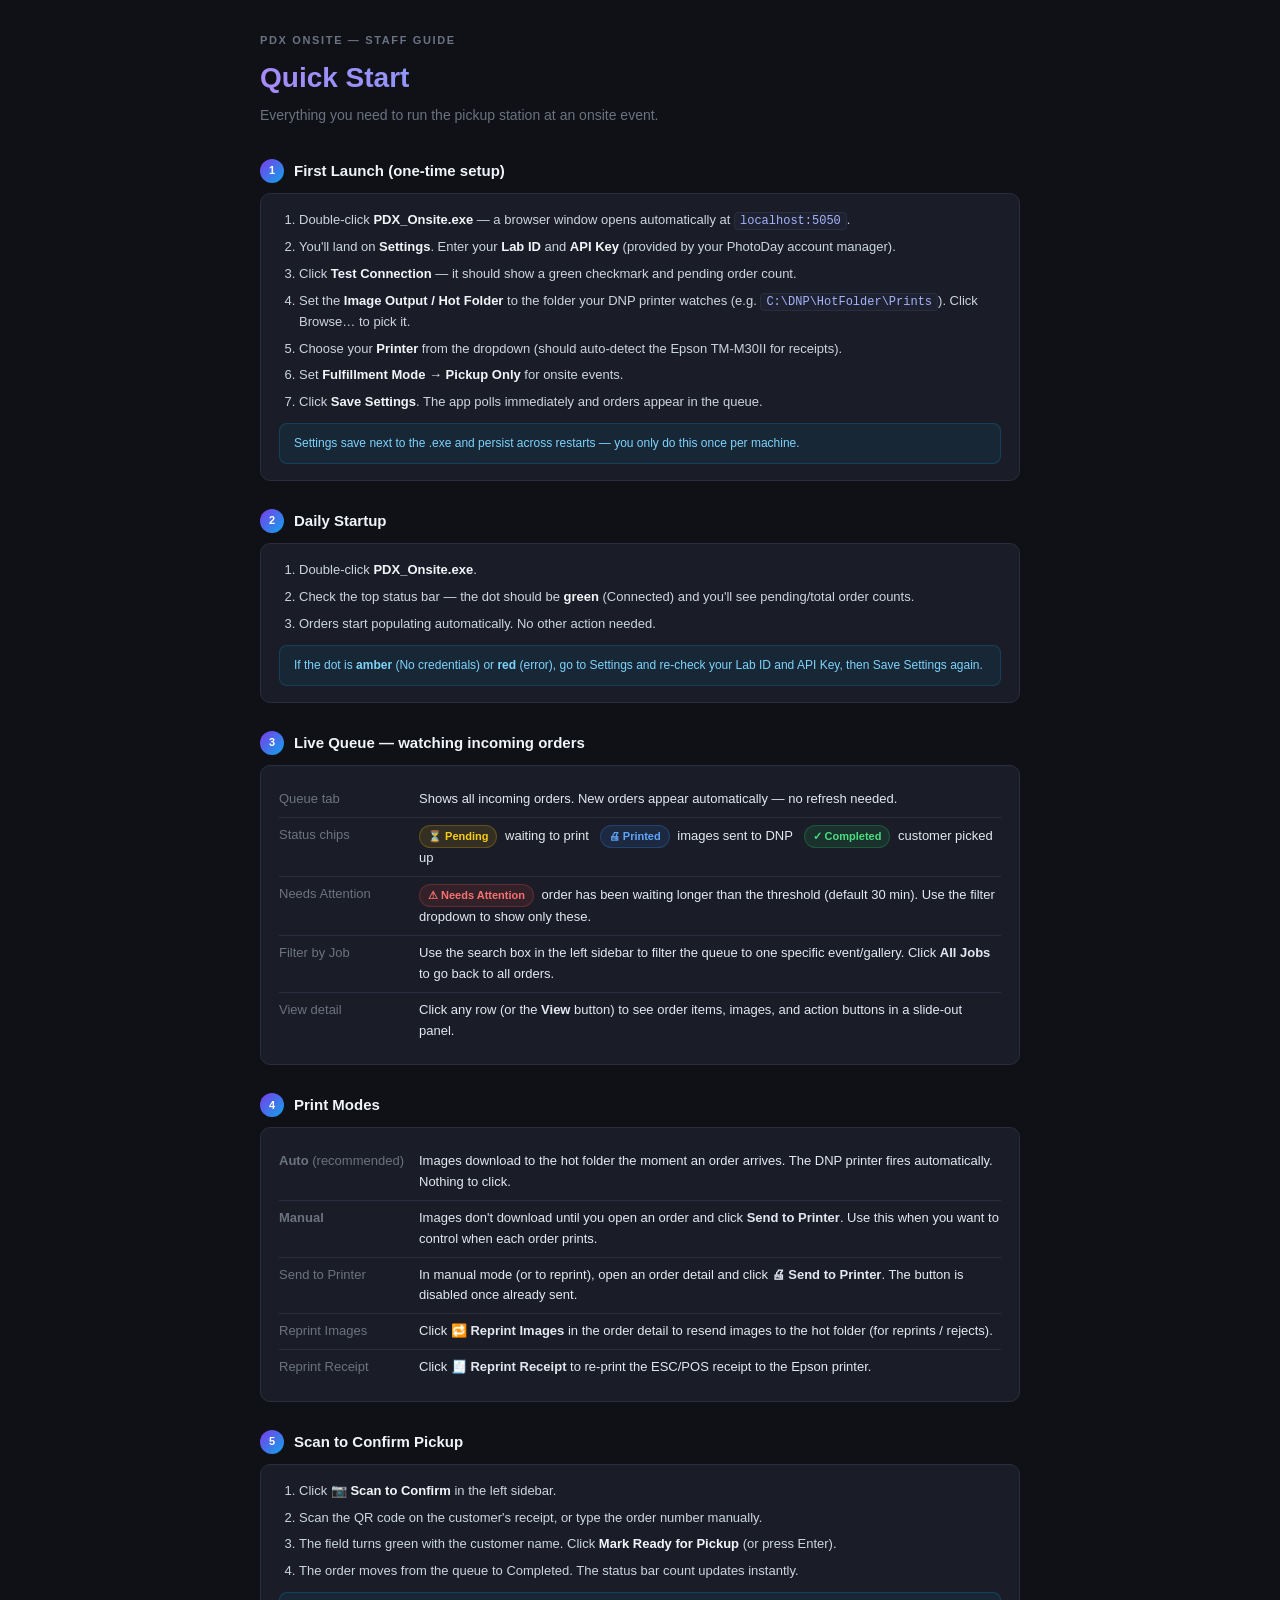
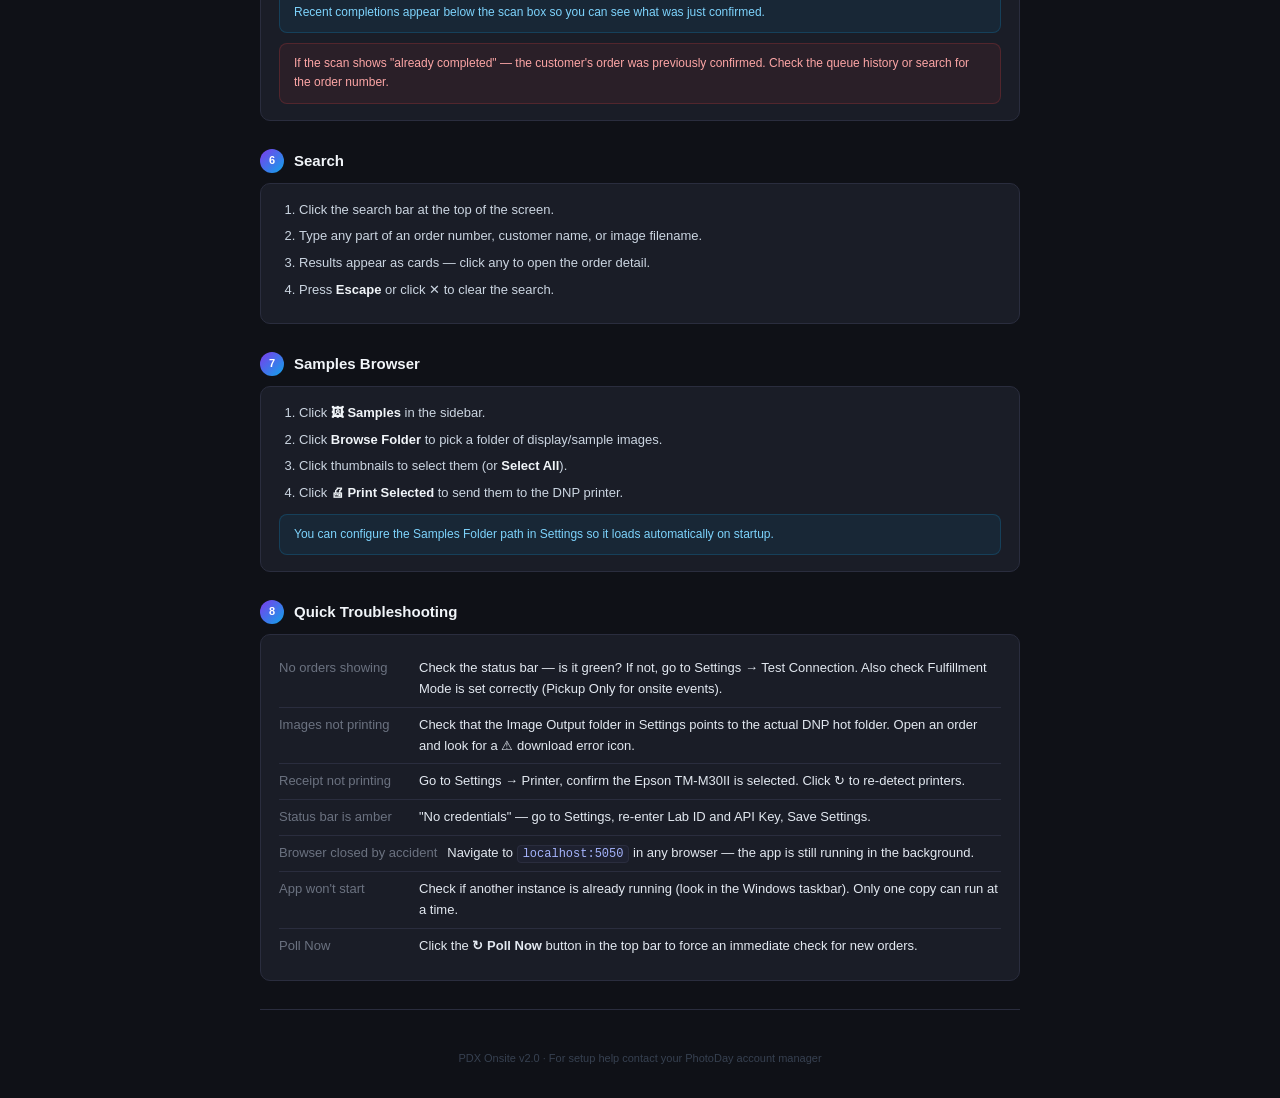
<file: PDX_Onsite_Quick_Start.html>
<!DOCTYPE html>
<html lang="en">
<head>
<meta charset="UTF-8">
<meta name="viewport" content="width=device-width, initial-scale=1.0">
<title>PDX Onsite — Staff Quick Start</title>
<style>
  * { box-sizing: border-box; margin: 0; padding: 0; }
  body {
    font-family: -apple-system, BlinkMacSystemFont, "Segoe UI", sans-serif;
    background: #0f1117;
    color: #e2e8f0;
    line-height: 1.6;
    padding: 32px 20px;
  }
  .page { max-width: 760px; margin: 0 auto; }

  /* Header */
  .brand { font-size: 11px; font-weight: 700; letter-spacing: 0.15em; color: #6b7280; text-transform: uppercase; margin-bottom: 6px; }
  h1 { font-size: 28px; font-weight: 800; background: linear-gradient(90deg,#a78bfa,#38bdf8); -webkit-background-clip: text; -webkit-text-fill-color: transparent; margin-bottom: 4px; }
  .subtitle { font-size: 14px; color: #6b7280; margin-bottom: 32px; }

  /* Section */
  .section { margin-bottom: 28px; }
  .section-num { display: inline-flex; align-items: center; justify-content: center; width: 24px; height: 24px; border-radius: 50%; background: linear-gradient(135deg,#7c3aed,#0ea5e9); color: #fff; font-size: 11px; font-weight: 800; margin-right: 10px; flex-shrink: 0; }
  .section-title { display: flex; align-items: center; font-size: 15px; font-weight: 700; color: #f1f5f9; margin-bottom: 10px; }
  .card { background: #1a1d27; border: 1px solid #2a2d3e; border-radius: 10px; padding: 16px 18px; }

  /* Steps */
  ol, ul { padding-left: 20px; }
  li { font-size: 13px; color: #cbd5e1; margin-bottom: 6px; }
  li strong { color: #f1f5f9; }

  /* Key/value pairs */
  .kv { display: flex; gap: 10px; padding: 7px 0; border-bottom: 1px solid #2a2d3e; font-size: 13px; align-items: flex-start; }
  .kv:last-child { border-bottom: none; }
  .kv-label { color: #6b7280; min-width: 130px; flex-shrink: 0; }
  .kv-val { color: #e2e8f0; }

  /* Status chips */
  .chip { display: inline-block; padding: 2px 8px; border-radius: 99px; font-size: 11px; font-weight: 600; margin-right: 4px; }
  .chip-pending  { background: rgba(234,179,8,.12); color: #facc15; border: 1px solid rgba(234,179,8,.25); }
  .chip-printed  { background: rgba(59,130,246,.12); color: #60a5fa; border: 1px solid rgba(59,130,246,.25); }
  .chip-done     { background: rgba(34,197,94,.12); color: #4ade80; border: 1px solid rgba(34,197,94,.25); }
  .chip-alert    { background: rgba(239,68,68,.12); color: #f87171; border: 1px solid rgba(239,68,68,.25); }

  /* Tip / warning boxes */
  .tip { background: rgba(14,165,233,.08); border: 1px solid rgba(14,165,233,.2); border-radius: 8px; padding: 10px 14px; font-size: 12px; color: #7dd3fc; margin-top: 10px; }
  .warn { background: rgba(239,68,68,.08); border: 1px solid rgba(239,68,68,.2); border-radius: 8px; padding: 10px 14px; font-size: 12px; color: #fca5a5; margin-top: 10px; }

  /* Divider */
  hr { border: none; border-top: 1px solid #2a2d3e; margin: 28px 0; }

  /* Footer */
  .footer { font-size: 11px; color: #374151; text-align: center; margin-top: 40px; }

  /* Inline code */
  code { font-family: monospace; background: #1e2130; border: 1px solid #2a2d3e; border-radius: 4px; padding: 1px 5px; font-size: 12px; color: #a5b4fc; }
</style>
</head>
<body>
<div class="page">

  <div class="brand">PDX Onsite — Staff Guide</div>
  <h1>Quick Start</h1>
  <p class="subtitle">Everything you need to run the pickup station at an onsite event.</p>

  <!-- 1. First launch -->
  <div class="section">
    <div class="section-title"><span class="section-num">1</span> First Launch (one-time setup)</div>
    <div class="card">
      <ol>
        <li>Double-click <strong>PDX_Onsite.exe</strong> — a browser window opens automatically at <code>localhost:5050</code>.</li>
        <li>You'll land on <strong>Settings</strong>. Enter your <strong>Lab ID</strong> and <strong>API Key</strong> (provided by your PhotoDay account manager).</li>
        <li>Click <strong>Test Connection</strong> — it should show a green checkmark and pending order count.</li>
        <li>Set the <strong>Image Output / Hot Folder</strong> to the folder your DNP printer watches (e.g. <code>C:\DNP\HotFolder\Prints</code>). Click Browse… to pick it.</li>
        <li>Choose your <strong>Printer</strong> from the dropdown (should auto-detect the Epson TM-M30II for receipts).</li>
        <li>Set <strong>Fulfillment Mode → Pickup Only</strong> for onsite events.</li>
        <li>Click <strong>Save Settings</strong>. The app polls immediately and orders appear in the queue.</li>
      </ol>
      <div class="tip">Settings save next to the .exe and persist across restarts — you only do this once per machine.</div>
    </div>
  </div>

  <!-- 2. Daily startup -->
  <div class="section">
    <div class="section-title"><span class="section-num">2</span> Daily Startup</div>
    <div class="card">
      <ol>
        <li>Double-click <strong>PDX_Onsite.exe</strong>.</li>
        <li>Check the top status bar — the dot should be <strong>green</strong> (Connected) and you'll see pending/total order counts.</li>
        <li>Orders start populating automatically. No other action needed.</li>
      </ol>
      <div class="tip">If the dot is <strong>amber</strong> (No credentials) or <strong>red</strong> (error), go to Settings and re-check your Lab ID and API Key, then Save Settings again.</div>
    </div>
  </div>

  <!-- 3. Live Queue -->
  <div class="section">
    <div class="section-title"><span class="section-num">3</span> Live Queue — watching incoming orders</div>
    <div class="card">
      <div class="kv"><span class="kv-label">Queue tab</span><span class="kv-val">Shows all incoming orders. New orders appear automatically — no refresh needed.</span></div>
      <div class="kv"><span class="kv-label">Status chips</span><span class="kv-val">
        <span class="chip chip-pending">⏳ Pending</span> waiting to print &nbsp;
        <span class="chip chip-printed">🖨 Printed</span> images sent to DNP &nbsp;
        <span class="chip chip-done">✓ Completed</span> customer picked up
      </span></div>
      <div class="kv"><span class="kv-label">Needs Attention</span><span class="kv-val"><span class="chip chip-alert">⚠ Needs Attention</span> order has been waiting longer than the threshold (default 30 min). Use the filter dropdown to show only these.</span></div>
      <div class="kv"><span class="kv-label">Filter by Job</span><span class="kv-val">Use the search box in the left sidebar to filter the queue to one specific event/gallery. Click <strong>All Jobs</strong> to go back to all orders.</span></div>
      <div class="kv"><span class="kv-label">View detail</span><span class="kv-val">Click any row (or the <strong>View</strong> button) to see order items, images, and action buttons in a slide-out panel.</span></div>
    </div>
  </div>

  <!-- 4. Print modes -->
  <div class="section">
    <div class="section-title"><span class="section-num">4</span> Print Modes</div>
    <div class="card">
      <div class="kv"><span class="kv-label"><strong>Auto</strong> (recommended)</span><span class="kv-val">Images download to the hot folder the moment an order arrives. The DNP printer fires automatically. Nothing to click.</span></div>
      <div class="kv"><span class="kv-label"><strong>Manual</strong></span><span class="kv-val">Images don't download until you open an order and click <strong>Send to Printer</strong>. Use this when you want to control when each order prints.</span></div>
      <div class="kv"><span class="kv-label">Send to Printer</span><span class="kv-val">In manual mode (or to reprint), open an order detail and click <strong>🖨 Send to Printer</strong>. The button is disabled once already sent.</span></div>
      <div class="kv"><span class="kv-label">Reprint Images</span><span class="kv-val">Click <strong>🔁 Reprint Images</strong> in the order detail to resend images to the hot folder (for reprints / rejects).</span></div>
      <div class="kv"><span class="kv-label">Reprint Receipt</span><span class="kv-val">Click <strong>🧾 Reprint Receipt</strong> to re-print the ESC/POS receipt to the Epson printer.</span></div>
    </div>
  </div>

  <!-- 5. Scan to confirm -->
  <div class="section">
    <div class="section-title"><span class="section-num">5</span> Scan to Confirm Pickup</div>
    <div class="card">
      <ol>
        <li>Click <strong>📷 Scan to Confirm</strong> in the left sidebar.</li>
        <li>Scan the QR code on the customer's receipt, or type the order number manually.</li>
        <li>The field turns green with the customer name. Click <strong>Mark Ready for Pickup</strong> (or press Enter).</li>
        <li>The order moves from the queue to Completed. The status bar count updates instantly.</li>
      </ol>
      <div class="tip">Recent completions appear below the scan box so you can see what was just confirmed.</div>
      <div class="warn">If the scan shows "already completed" — the customer's order was previously confirmed. Check the queue history or search for the order number.</div>
    </div>
  </div>

  <!-- 6. Search -->
  <div class="section">
    <div class="section-title"><span class="section-num">6</span> Search</div>
    <div class="card">
      <ol>
        <li>Click the search bar at the top of the screen.</li>
        <li>Type any part of an order number, customer name, or image filename.</li>
        <li>Results appear as cards — click any to open the order detail.</li>
        <li>Press <strong>Escape</strong> or click ✕ to clear the search.</li>
      </ol>
    </div>
  </div>

  <!-- 7. Samples browser -->
  <div class="section">
    <div class="section-title"><span class="section-num">7</span> Samples Browser</div>
    <div class="card">
      <ol>
        <li>Click <strong>🖼 Samples</strong> in the sidebar.</li>
        <li>Click <strong>Browse Folder</strong> to pick a folder of display/sample images.</li>
        <li>Click thumbnails to select them (or <strong>Select All</strong>).</li>
        <li>Click <strong>🖨 Print Selected</strong> to send them to the DNP printer.</li>
      </ol>
      <div class="tip">You can configure the Samples Folder path in Settings so it loads automatically on startup.</div>
    </div>
  </div>

  <!-- 8. Troubleshooting -->
  <div class="section">
    <div class="section-title"><span class="section-num">8</span> Quick Troubleshooting</div>
    <div class="card">
      <div class="kv"><span class="kv-label">No orders showing</span><span class="kv-val">Check the status bar — is it green? If not, go to Settings → Test Connection. Also check Fulfillment Mode is set correctly (Pickup Only for onsite events).</span></div>
      <div class="kv"><span class="kv-label">Images not printing</span><span class="kv-val">Check that the Image Output folder in Settings points to the actual DNP hot folder. Open an order and look for a ⚠ download error icon.</span></div>
      <div class="kv"><span class="kv-label">Receipt not printing</span><span class="kv-val">Go to Settings → Printer, confirm the Epson TM-M30II is selected. Click ↻ to re-detect printers.</span></div>
      <div class="kv"><span class="kv-label">Status bar is amber</span><span class="kv-val">"No credentials" — go to Settings, re-enter Lab ID and API Key, Save Settings.</span></div>
      <div class="kv"><span class="kv-label">Browser closed by accident</span><span class="kv-val">Navigate to <code>localhost:5050</code> in any browser — the app is still running in the background.</span></div>
      <div class="kv"><span class="kv-label">App won't start</span><span class="kv-val">Check if another instance is already running (look in the Windows taskbar). Only one copy can run at a time.</span></div>
      <div class="kv"><span class="kv-label">Poll Now</span><span class="kv-val">Click the <strong>↻ Poll Now</strong> button in the top bar to force an immediate check for new orders.</span></div>
    </div>
  </div>

  <hr>
  <div class="footer">PDX Onsite v2.0 · For setup help contact your PhotoDay account manager</div>

</div>
</body>
</html>
</file>
